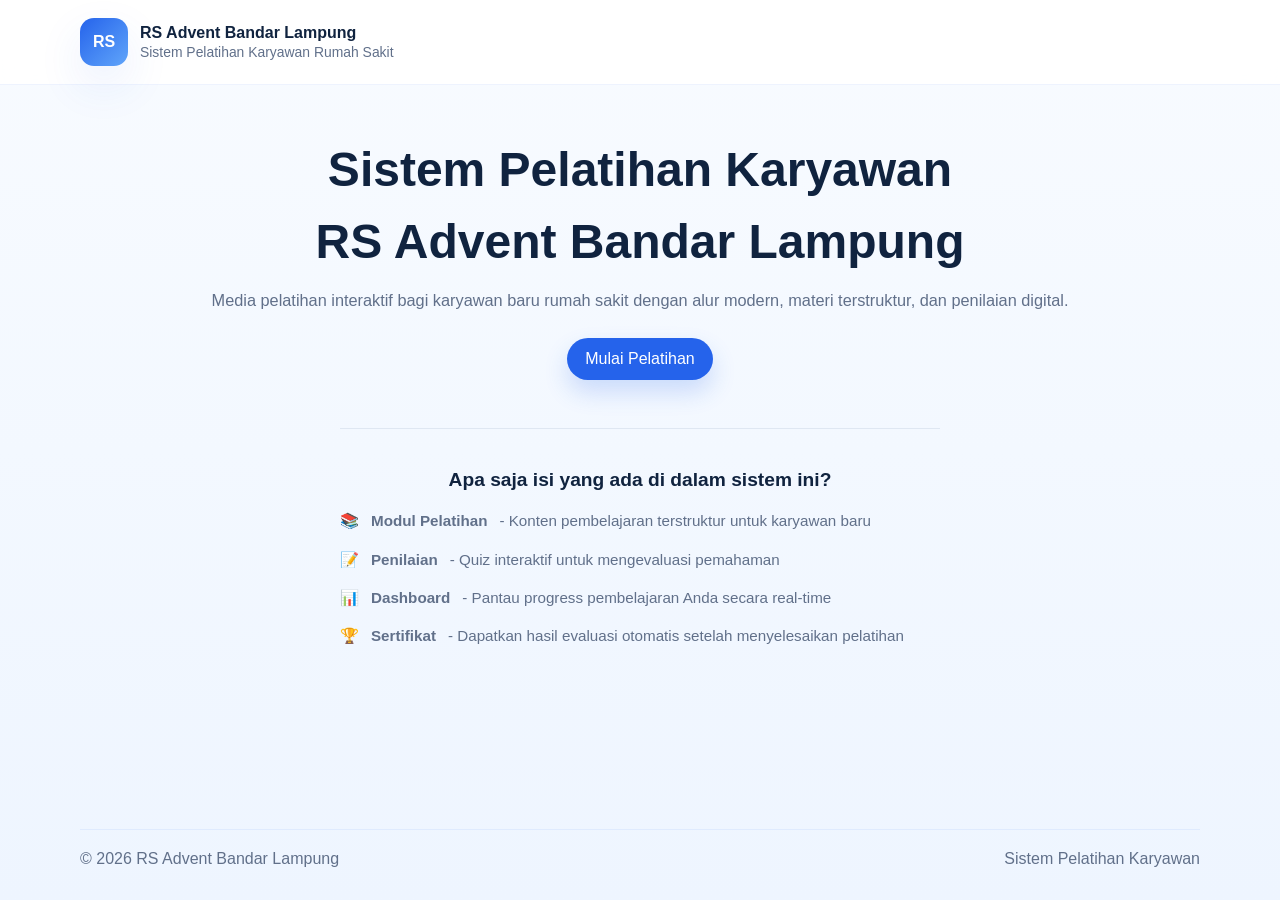
<file: index.html>
<!DOCTYPE html>
<html lang="id">
  <head>
    <meta charset="UTF-8" />
    <meta name="viewport" content="width=device-width, initial-scale=1.0" />
    <title>Sistem Pelatihan Karyawan RS Advent Bandar Lampung</title>
    <link rel="stylesheet" href="css/style.css" />
  </head>
  <body>
    <div class="page-shell">
      <header class="topbar">
        <div class="topbar-inner">
          <a class="brand" href="index.html">
            <div class="brand-mark">RS</div>
            <div class="brand-copy">
              <h1>RS Advent Bandar Lampung</h1>
              <p>Sistem Pelatihan Karyawan Rumah Sakit</p>
            </div>
          </a>
          <div class="nav-links">
          </div>
        </div>
      </header>

      <main>
        <section class="hero">
          <div class="container hero-centered">
            <div class="hero-copy">
              <h2>Sistem Pelatihan Karyawan</h2>
              <h2>RS Advent Bandar Lampung</h2>
              <p>Media pelatihan interaktif bagi karyawan baru rumah sakit dengan alur modern, materi terstruktur, dan penilaian digital.</p>
              <div class="hero-actions">
                <a class="btn btn-primary" href="login.html">Mulai Pelatihan</a>
              </div>
              <div class="hero-description">
                <h3>Apa saja isi yang ada di dalam sistem ini?</h3>
                <ul>
                  <li>📚 <strong>Modul Pelatihan</strong> - Konten pembelajaran terstruktur untuk karyawan baru</li>
                  <li>📝 <strong>Penilaian</strong> - Quiz interaktif untuk mengevaluasi pemahaman</li>
                  <li>📊 <strong>Dashboard</strong> - Pantau progress pembelajaran Anda secara real-time</li>
                  <li>🏆 <strong>Sertifikat</strong> - Dapatkan hasil evaluasi otomatis setelah menyelesaikan pelatihan</li>
                </ul>
              </div>
            </div>
          </div>
        </section>

      </main>

      <footer class="footer">
        <div class="footer-inner">
          <span>© 2026 RS Advent Bandar Lampung</span>
          <span>Sistem Pelatihan Karyawan</span>
        </div>
      </footer>
    </div>
  </body>
</html>
</file>
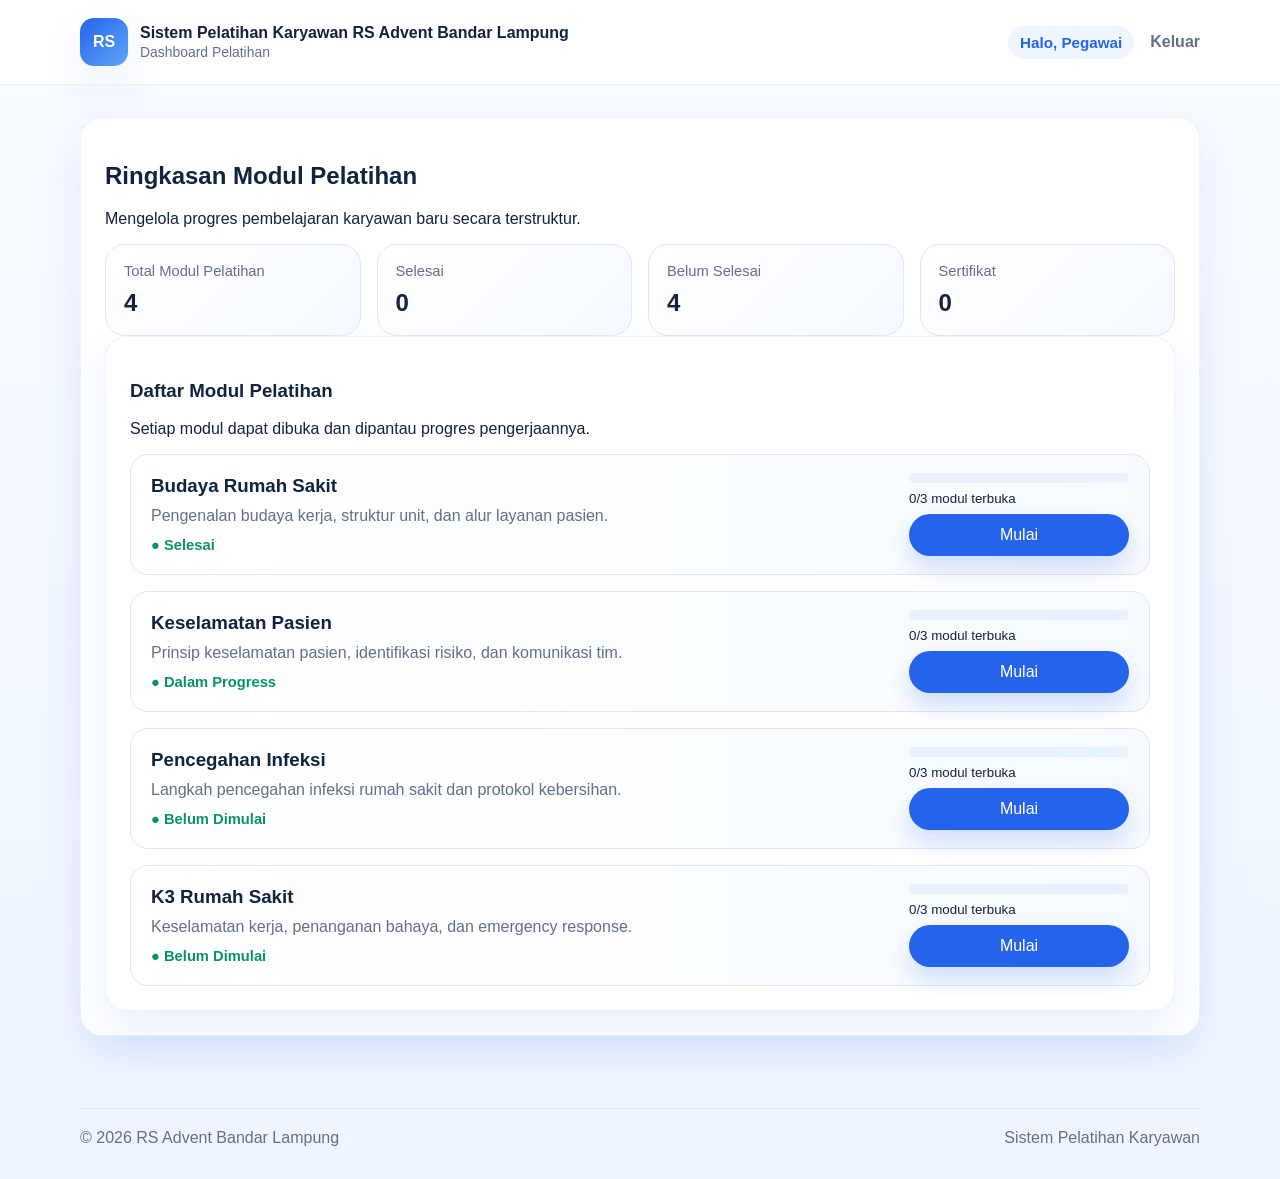
<file: dashboard.html>
<!DOCTYPE html>
<html lang="id">
  <head>
    <meta charset="UTF-8" />
    <meta name="viewport" content="width=device-width, initial-scale=1.0" />
    <title>Dashboard | Sistem Pelatihan Karyawan RS Advent Bandar Lampung</title>
    <link rel="stylesheet" href="css/style.css" />
    <link rel="stylesheet" href="css/dashboard.css" />
  </head>
  <body data-page="dashboard">
    <div class="page-shell">
      <header class="topbar">
        <div class="topbar-inner">
          <a class="brand" href="index.html">
            <div class="brand-mark">RS</div>
            <div class="brand-copy">
              <h1>Sistem Pelatihan Karyawan RS Advent Bandar Lampung</h1>
              <p>Dashboard Pelatihan</p>
            </div>
          </a>
          <div class="nav-links">
            <span class="welcome-badge" data-user-greeting>Halo, Pegawai</span>
            <a class="nav-link" href="index.html">Keluar</a>
          </div>
        </div>
      </header>

      <main class="dashboard-main">
        <div class="container">
          <section class="dashboard-grid">
            <div class="panel-card">
              <div class="dashboard-header">
                <div>
                  <h2>Ringkasan Modul Pelatihan</h2>
                  <p>Mengelola progres pembelajaran karyawan baru secara terstruktur.</p>
                </div>
            </div>

            <div class="stat-grid">
              <div class="stat-card">
                <span class="stat-label">Total Modul Pelatihan</span>
                <div class="stat-value" data-total-training>0</div>
              </div>
              <div class="stat-card">
                <span class="stat-label">Selesai</span>
                <div class="stat-value" data-completed-training>0</div>
              </div>
              <div class="stat-card">
                <span class="stat-label">Belum Selesai</span>
                <div class="stat-value" data-pending-training>0</div>
              </div>
              <div class="stat-card">
                <span class="stat-label">Sertifikat</span>
                <div class="stat-value" data-certificate-count>0</div>
              </div>
            </div>

            <div class="panel-card">
              <div class="dashboard-header">
                <div>
                  <h3>Daftar Modul Pelatihan</h3>
                  <p>Setiap modul dapat dibuka dan dipantau progres pengerjaannya.</p>
                </div>
              </div>
              <div class="training-list" data-training-list></div>
            </div>
          </section>
        </div>
      </main>

      <footer class="footer">
        <div class="footer-inner">
          <span>© 2026 RS Advent Bandar Lampung</span>
          <span>Sistem Pelatihan Karyawan</span>
        </div>
      </footer>
    </div>

    <script src="js/data.js"></script>
    <script src="js/app.js"></script>
  </body>
</html>
</file>
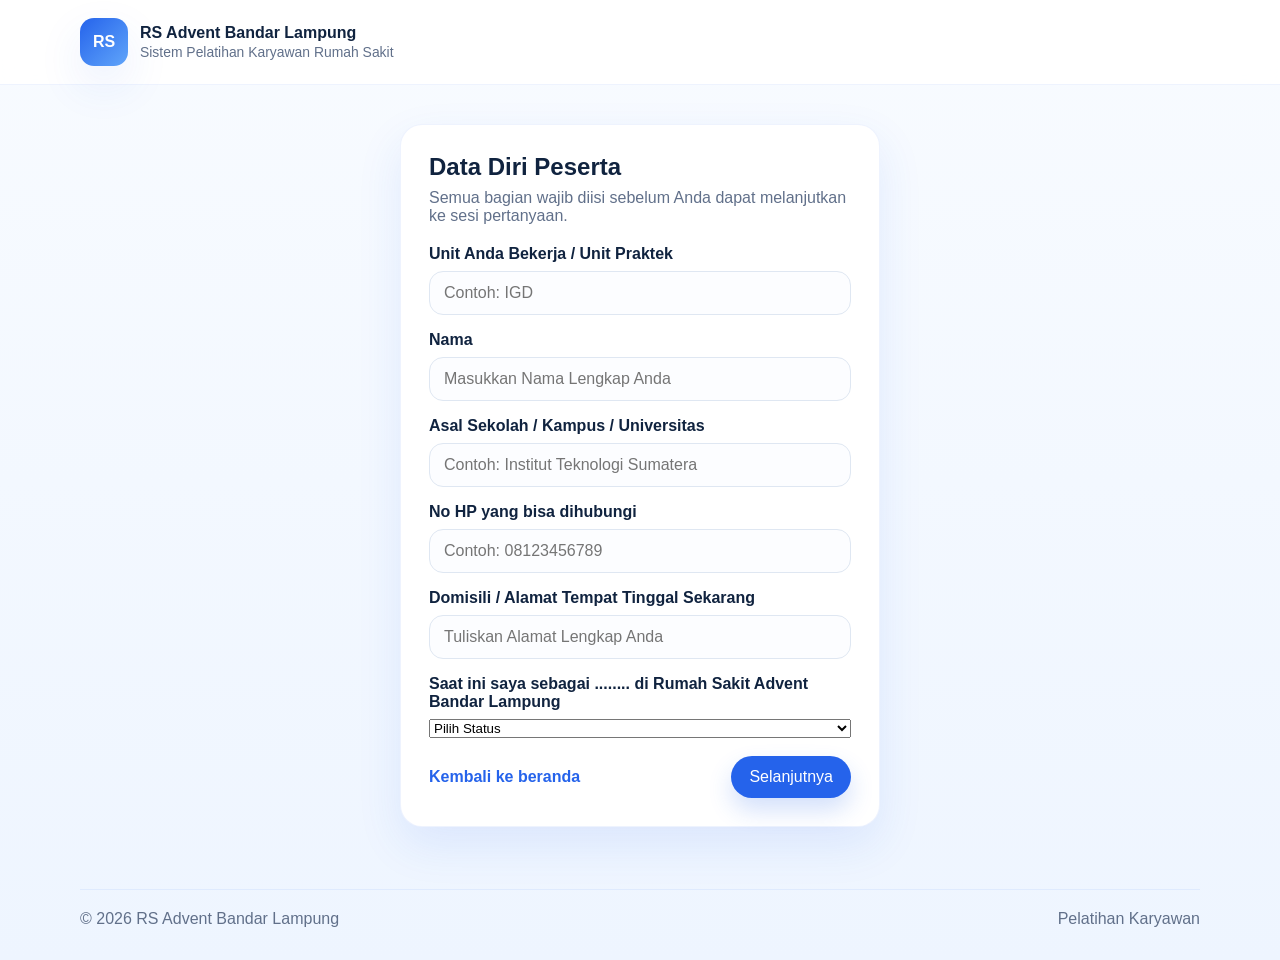
<file: login.html>
<!DOCTYPE html>
<html lang="id">
  <head>
    <meta charset="UTF-8" />
    <meta name="viewport" content="width=device-width, initial-scale=1.0" />
    <title>Login | Sistem Pelatihan Karyawan RS Advent Bandar Lampung</title>
    <link rel="stylesheet" href="css/style.css" />
  </head>
  <body>
    <div class="page-shell">
      <header class="topbar">
        <div class="topbar-inner">
          <a class="brand" href="index.html">
            <div class="brand-mark">RS</div>
            <div class="brand-copy">
              <h1>RS Advent Bandar Lampung</h1>
              <p>Sistem Pelatihan Karyawan Rumah Sakit</p>
            </div>
          </a>
        </div>
      </header>

      <main class="auth-shell">
        <section class="auth-card">
          <h2>Data Diri Peserta</h2>
          <p>Semua bagian wajib diisi sebelum Anda dapat melanjutkan ke sesi pertanyaan.</p>
          <form data-login-form>
            <div class="form-group">
              <label for="unit">Unit Anda Bekerja / Unit Praktek</label>
              <input id="unit" name="unit" type="text" placeholder="Contoh: IGD" required />
            </div>
            <div class="form-group">
              <label for="name">Nama</label>
              <input id="name" name="name" type="text" placeholder="Masukkan Nama Lengkap Anda" required />
            </div>
            <div class="form-group">
              <label for="school">Asal Sekolah / Kampus / Universitas</label>
              <input id="school" name="school" type="text" placeholder="Contoh: Institut Teknologi Sumatera" required />
            </div>
            <div class="form-group">
              <label for="phone">No HP yang bisa dihubungi</label>
              <input id="phone" name="phone" type="tel" placeholder="Contoh: 08123456789" required />
            </div>
            <div class="form-group">
              <label for="address">Domisili / Alamat Tempat Tinggal Sekarang</label>
              <input id="address" name="address" placeholder="Tuliskan Alamat Lengkap Anda" required />
            </div>
            <div class="form-group">
              <label for="position">Saat ini saya sebagai ........ di Rumah Sakit Advent Bandar Lampung</label>
              <select id="position" name="position" required>
                <option value="">Pilih Status</option>
                <option value="mahasiswa-pkl">Mahasiswa PKL</option>
                <option value="calon-karyawan">Calon Karyawan</option>
                <option value="dokter-internship">Dokter Internship</option>
                <option value="trainee">Trainee (Magang)</option>
                <option value="mahasiswa-internship">Mahasiswa Internship</option>
              </select>
            </div>
            <div class="form-actions">
              <a class="muted-link" href="index.html">Kembali ke beranda</a>
              <button class="btn btn-primary" type="submit">Selanjutnya</button>
            </div>
          </form>
        </section>
      </main>

      <footer class="footer">
        <div class="footer-inner">
          <span>© 2026 RS Advent Bandar Lampung</span>
          <span>Pelatihan Karyawan</span>
        </div>
      </footer>
    </div>

    <script src="js/data.js"></script>
    <script src="js/app.js"></script>
  </body>
</html>
</file>
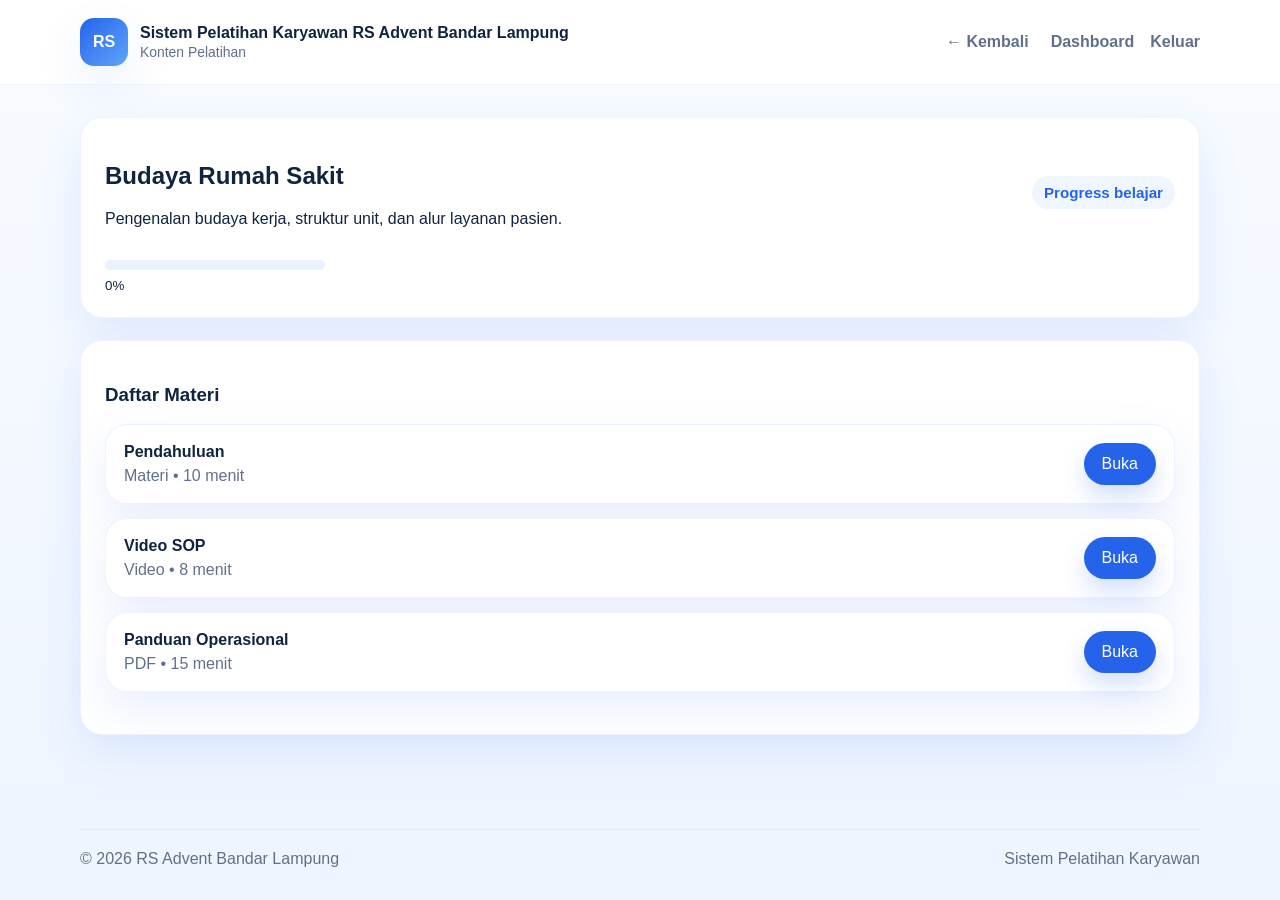
<file: materi.html>
<!DOCTYPE html>
<html lang="id">
  <head>
    <meta charset="UTF-8" />
    <meta name="viewport" content="width=device-width, initial-scale=1.0" />
    <title>Materi | Sistem Pelatihan Karyawan</title>
    <link rel="stylesheet" href="css/style.css" />
    <link rel="stylesheet" href="css/dashboard.css" />
  </head>
  <body data-page="materi">
    <div class="page-shell">
      <header class="topbar">
        <div class="topbar-inner">
          <a class="brand" href="index.html">
            <div class="brand-mark">RS</div>
            <div class="brand-copy">
              <h1>Sistem Pelatihan Karyawan RS Advent Bandar Lampung</h1>
              <p>Konten Pelatihan</p>
            </div>
          </a>
          <div class="nav-links">
            <button class="nav-link" id="back-btn" onclick="history.back()" style="background: none; border: none; cursor: pointer; font-weight: 600;">← Kembali</button>
            <a class="nav-link" href="dashboard.html">Dashboard</a>
            <a class="nav-link" href="index.html">Keluar</a>
          </div>
        </div>
      </header>

      <main class="dashboard-main">
        <div class="container">
          <section class="dashboard-grid">
            <div class="panel-card">
              <div class="dashboard-header">
                <div>
                  <h2 data-training-title>Judul Pelatihan</h2>
                  <p data-training-description>Deskripsi pelatihan</p>
                </div>
                <div class="welcome-badge">Progress belajar</div>
              </div>
              <div class="progress-block" style="margin-top: 16px;">
                <div class="progress-bar"><div class="progress-fill" data-progress-fill></div></div>
                <small data-progress-text>0%</small>
              </div>
            </div>

            <div class="panel-card">
              <h3>Daftar Materi</h3>
              <div class="module-list" data-module-list></div>
              <div class="quiz-cta">
                <a class="btn btn-primary" href="quiz.html" data-quiz-button style="display:none;">Mulai Quiz</a>
              </div>
            </div>
          </section>
        </div>
      </main>

      <footer class="footer">
        <div class="footer-inner">
          <span>© 2026 RS Advent Bandar Lampung</span>
          <span>Sistem Pelatihan Karyawan</span>
        </div>
      </footer>
    </div>

    <script src="js/data.js"></script>
    <script src="js/app.js"></script>
  </body>
</html>
</file>
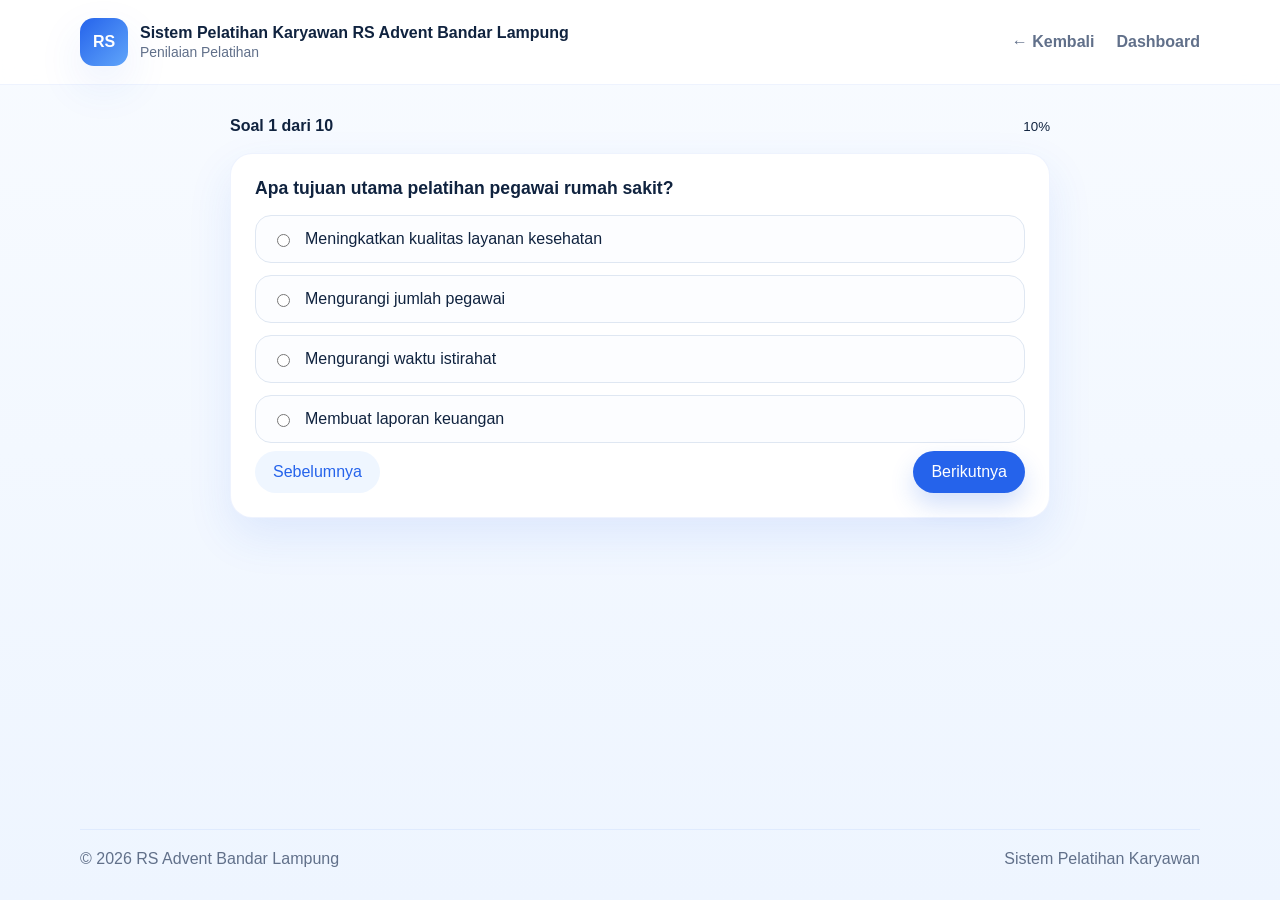
<file: quiz.html>
<!DOCTYPE html>
<html lang="id">
  <head>
    <meta charset="UTF-8" />
    <meta name="viewport" content="width=device-width, initial-scale=1.0" />
    <title>Penilaian | Sistem Pelatihan Karyawan RS Advent Bandar Lampung</title>
    <link rel="stylesheet" href="css/style.css" />
    <link rel="stylesheet" href="css/quiz.css" />
  </head>
  <body>
    <div class="page-shell">
      <header class="topbar">
        <div class="topbar-inner">
          <a class="brand" href="index.html">
            <div class="brand-mark">RS</div>
            <div class="brand-copy">
              <h1>Sistem Pelatihan Karyawan RS Advent Bandar Lampung</h1>
              <p>Penilaian Pelatihan</p>
            </div>
          </a>
          <div class="nav-links">
            <button class="nav-link" id="back-btn" onclick="history.back()" style="background: none; border: none; cursor: pointer; font-weight: 600;">← Kembali</button>
            <a class="nav-link" href="dashboard.html">Dashboard</a>
          </div>
        </div>
      </header>

      <main class="quiz-layout">
        <div class="quiz-shell">
          <div class="quiz-header">
            <strong id="question-counter">Soal 1 dari 10</strong>
            <div class="progress-block">
              <div class="progress-bar"><div class="progress-fill" id="quiz-progress-fill"></div></div>
              <small id="quiz-progress-text">0%</small>
            </div>
          </div>

          <section class="question-card">
            <div id="question-content"></div>
            <div class="quiz-actions">
              <button class="btn btn-secondary" id="prev-btn">Sebelumnya</button>
              <button class="btn btn-primary" id="next-btn">Berikutnya</button>
            </div>
          </section>
        </div>
      </main>

      <footer class="footer">
        <div class="footer-inner">
          <span>© 2026 RS Advent Bandar Lampung</span>
          <span>Sistem Pelatihan Karyawan</span>
        </div>
      </footer>
    </div>

    <script src="js/data.js"></script>
    <script src="js/quiz.js"></script>
  </body>
</html>
</file>
<file: css/style.css>
:root {
  --primary: #2563eb;
  --primary-dark: #1d4ed8;
  --primary-soft: #eff6ff;
  --surface: #ffffff;
  --surface-alt: #f5f7fa;
  --text: #10233f;
  --muted: #61708a;
  --border: #dfe7f2;
  --success: #099268;
  --danger: #e03131;
  --shadow: 0 18px 45px rgba(37, 99, 235, 0.10);
}

* {
  box-sizing: border-box;
}

html {
  scroll-behavior: smooth;
}

body {
  margin: 0;
  font-family: 'Segoe UI', Tahoma, Geneva, Verdana, sans-serif;
  color: var(--text);
  background: linear-gradient(180deg, #f8fbff 0%, #eef5ff 100%);
}

a {
  color: inherit;
  text-decoration: none;
}

button,
input {
  font: inherit;
}

img {
  max-width: 100%;
  display: block;
}

.page-shell {
  min-height: 100vh;
  display: flex;
  flex-direction: column;
}

.topbar {
  padding: 18px 24px;
  background: rgba(255, 255, 255, 0.9);
  backdrop-filter: blur(14px);
  border-bottom: 1px solid rgba(37, 99, 235, 0.08);
}

.topbar-inner,
.container,
.footer-inner {
  width: min(1120px, calc(100% - 32px));
  margin: 0 auto;
}

.topbar-inner {
  display: flex;
  justify-content: space-between;
  align-items: center;
  gap: 16px;
}

.brand {
  display: flex;
  align-items: center;
  gap: 12px;
}

.brand-mark {
  width: 48px;
  height: 48px;
  border-radius: 14px;
  display: grid;
  place-items: center;
  background: linear-gradient(135deg, var(--primary), #60a5fa);
  color: white;
  font-weight: 700;
  box-shadow: var(--shadow);
}

.brand-copy h1 {
  margin: 0;
  font-size: 1rem;
}

.brand-copy p {
  margin: 2px 0 0;
  font-size: 0.87rem;
  color: var(--muted);
}

.nav-links {
  display: flex;
  align-items: center;
  gap: 16px;
}

.nav-link {
  color: var(--muted);
  font-weight: 600;
}

.nav-link:hover {
  color: var(--primary);
}

.btn {
  display: inline-flex;
  align-items: center;
  justify-content: center;
  padding: 12px 18px;
  border-radius: 999px;
  border: none;
  cursor: pointer;
  transition: transform 0.2s ease, box-shadow 0.2s ease, background 0.2s ease;
}

.btn:hover {
  transform: translateY(-1px);
}

.btn-primary {
  background: var(--primary);
  color: white;
  box-shadow: 0 12px 24px rgba(37, 99, 235, 0.2);
}

.btn-primary:hover {
  background: var(--primary-dark);
}

.btn-secondary {
  background: var(--primary-soft);
  color: var(--primary);
}

.hero {
  padding: 56px 0 40px;
}

.hero-grid {
  display: grid;
  grid-template-columns: 1.1fr 0.9fr;
  gap: 32px;
  align-items: center;
}

.hero-centered {
  display: flex;
  justify-content: center;
  align-items: center;
}

.hero-copy h2 {
  font-size: clamp(2rem, 4vw, 3rem);
  margin: 0 0 14px;
  line-height: 1.2;
  text-align: center;
}

.hero-copy p {
  color: var(--muted);
  font-size: 1.02rem;
  line-height: 1.7;
  margin-bottom: 24px;
  text-align: center;
}

.hero-actions {
  display: flex;
  gap: 12px;
  flex-wrap: wrap;
  justify-content: center;
  margin-bottom: 40px;
}

.hero-description {
  margin-top: 48px;
  padding-top: 40px;
  border-top: 1px solid var(--border);
  max-width: 600px;
  margin-left: auto;
  margin-right: auto;
}

.hero-description h3 {
  margin: 0 0 18px;
  font-size: 1.2rem;
  text-align: center;
}

.hero-description ul {
  list-style: none;
  padding: 0;
  margin: 0;
  display: grid;
  gap: 14px;
}

.hero-description li {
  display: flex;
  gap: 12px;
  align-items: flex-start;
  color: var(--muted);
  line-height: 1.6;
  font-size: 0.95rem;
}

.hero-card {
  background: var(--surface);
  border-radius: 24px;
  box-shadow: var(--shadow);
  padding: 24px;
  border: 1px solid rgba(37, 99, 235, 0.08);
}

.hero-card ul {
  list-style: none;
  padding: 0;
  margin: 16px 0 0;
  display: grid;
  gap: 12px;
}

.hero-card li {
  display: flex;
  gap: 10px;
  align-items: center;
  color: var(--muted);
}

.section {
  padding: 28px 0 48px;
}

.section-title {
  text-align: center;
  margin-bottom: 24px;
}

.section-title h3 {
  margin: 0 0 8px;
  font-size: 1.5rem;
}

.section-title p {
  margin: 0;
  color: var(--muted);
}

.feature-grid {
  display: grid;
  grid-template-columns: repeat(4, minmax(0, 1fr));
  gap: 18px;
}

.feature-card,
.auth-card,
.panel-card,
.module-card,
.question-card,
.result-card {
  background: var(--surface);
  border-radius: 22px;
  box-shadow: var(--shadow);
  border: 1px solid rgba(37, 99, 235, 0.08);
}

.feature-card {
  padding: 22px;
}

.feature-icon {
  width: 44px;
  height: 44px;
  border-radius: 14px;
  display: grid;
  place-items: center;
  background: var(--primary-soft);
  color: var(--primary);
  font-size: 1.2rem;
  margin-bottom: 12px;
}

.feature-card h4 {
  margin: 0 0 8px;
}

.feature-card p {
  margin: 0;
  color: var(--muted);
  line-height: 1.6;
}

.auth-shell {
  min-height: calc(100vh - 120px);
  display: grid;
  place-items: center;
  padding: 32px 0;
}

.auth-card {
  width: min(480px, calc(100% - 24px));
  padding: 28px;
}

.auth-card h2 {
  margin: 0 0 8px;
}

.auth-card p {
  margin: 0 0 20px;
  color: var(--muted);
}

.form-group {
  display: grid;
  gap: 8px;
  margin-bottom: 16px;
}

.form-group label {
  font-weight: 600;
}

.form-group input {
  width: 100%;
  padding: 12px 14px;
  border: 1px solid var(--border);
  border-radius: 14px;
  background: #fcfdff;
}

.form-group input:focus {
  outline: none;
  border-color: var(--primary);
  box-shadow: 0 0 0 4px rgba(37, 99, 235, 0.1);
}

.form-actions {
  display: flex;
  justify-content: space-between;
  gap: 10px;
  align-items: center;
  margin-top: 18px;
}

.muted-link {
  color: var(--primary);
  font-weight: 600;
}

.footer {
  margin-top: auto;
  padding: 24px 0 32px;
  color: var(--muted);
}

.footer-inner {
  display: flex;
  justify-content: space-between;
  gap: 12px;
  align-items: center;
  border-top: 1px solid rgba(37, 99, 235, 0.08);
  padding-top: 20px;
}

@media (max-width: 900px) {
  .hero-grid {
    grid-template-columns: 1fr;
  }

  .feature-grid {
    grid-template-columns: repeat(2, minmax(0, 1fr));
  }
}

@media (max-width: 640px) {
  .topbar-inner,
  .footer-inner,
  .form-actions {
    flex-direction: column;
    align-items: flex-start;
  }

  .nav-links {
    width: 100%;
    justify-content: space-between;
  }

  .feature-grid {
    grid-template-columns: 1fr;
  }

  .hero {
    padding-top: 32px;
  }
}
</file>
<file: css/dashboard.css>
.dashboard-main {
  padding: 32px 0 48px;
}

.dashboard-grid {
  display: grid;
  gap: 22px;
}

.panel-card {
  padding: 24px;
}

.dashboard-header {
  display: flex;
  justify-content: space-between;
  align-items: center;
  gap: 12px;
}

.welcome-badge {
  display: inline-flex;
  align-items: center;
  gap: 8px;
  background: var(--primary-soft);
  color: var(--primary);
  padding: 8px 12px;
  border-radius: 999px;
  font-weight: 600;
  font-size: 0.95rem;
}

.stat-grid {
  display: grid;
  grid-template-columns: repeat(4, minmax(0, 1fr));
  gap: 16px;
}

.stat-card {
  background: linear-gradient(135deg, #ffffff 0%, #f5f9ff 100%);
  border-radius: 20px;
  padding: 18px;
  border: 1px solid var(--border);
}

.stat-label {
  display: block;
  color: var(--muted);
  font-size: 0.92rem;
  margin-bottom: 10px;
}

.stat-value {
  font-size: 1.5rem;
  font-weight: 700;
}

.training-list {
  display: grid;
  gap: 16px;
}

.training-card {
  display: flex;
  justify-content: space-between;
  align-items: center;
  gap: 16px;
  padding: 18px 20px;
  border-radius: 18px;
  background: linear-gradient(90deg, #ffffff 0%, #f7fbff 100%);
  border: 1px solid var(--border);
}

.training-meta h3 {
  margin: 0 0 6px;
}

.training-meta p {
  margin: 0;
  color: var(--muted);
  line-height: 1.6;
}

.training-status {
  display: inline-flex;
  align-items: center;
  gap: 6px;
  font-size: 0.92rem;
  color: var(--success);
  font-weight: 600;
  margin-top: 8px;
}

.module-list {
  display: grid;
  gap: 14px;
}

.module-card {
  padding: 18px;
  display: flex;
  justify-content: space-between;
  align-items: center;
  gap: 12px;
}

.module-card .meta h4 {
  margin: 0 0 6px;
}

.module-card .meta p {
  margin: 0;
  color: var(--muted);
}

.progress-block {
  display: grid;
  gap: 8px;
}

.progress-bar {
  width: 220px;
  height: 10px;
  background: #eaf2ff;
  border-radius: 999px;
  overflow: hidden;
}

.progress-fill {
  height: 100%;
  width: 0%;
  background: linear-gradient(90deg, var(--primary), #60a5fa);
  border-radius: 999px;
  transition: width 0.25s ease;
}

.quiz-cta {
  margin-top: 18px;
}

@media (max-width: 760px) {
  .stat-grid {
    grid-template-columns: repeat(2, minmax(0, 1fr));
  }

  .dashboard-header,
  .training-card,
  .module-card {
    flex-direction: column;
    align-items: flex-start;
  }

  .progress-bar {
    width: 100%;
  }
}
</file>
<file: css/quiz.css>
.quiz-layout {
  padding: 32px 0 48px;
}

.quiz-shell {
  width: min(820px, calc(100% - 24px));
  margin: 0 auto;
  display: grid;
  gap: 18px;
}

.quiz-header {
  display: flex;
  justify-content: space-between;
  align-items: center;
  gap: 12px;
  flex-wrap: wrap;
}

.question-card {
  padding: 24px;
}

.question-title {
  font-size: 1.1rem;
  margin: 0 0 16px;
}

.option-list {
  display: grid;
  gap: 12px;
}

.option-item {
  display: flex;
  align-items: center;
  gap: 12px;
  padding: 14px 16px;
  border-radius: 16px;
  border: 1px solid var(--border);
  background: #fcfdff;
  cursor: pointer;
  transition: transform 0.2s ease, border-color 0.2s ease, background 0.2s ease;
}

.option-item:hover {
  transform: translateY(-1px);
  border-color: var(--primary);
  background: var(--primary-soft);
}

.option-item input {
  accent-color: var(--primary);
}

.quiz-actions {
  display: flex;
  justify-content: space-between;
  gap: 12px;
  margin-top: 8px;
}

.result-card {
  padding: 28px;
}

.result-icon {
  width: 64px;
  height: 64px;
  border-radius: 18px;
  display: grid;
  place-items: center;
  font-size: 1.7rem;
  color: white;
  margin-bottom: 16px;
}

.result-icon.pass {
  background: var(--success);
}

.result-icon.fail {
  background: var(--danger);
}

.result-grid {
  display: grid;
  gap: 12px;
  margin: 20px 0 24px;
}

.result-row {
  display: flex;
  justify-content: space-between;
  padding: 12px 14px;
  border-radius: 14px;
  background: var(--surface-alt);
}

.status-pill {
  padding: 8px 12px;
  border-radius: 999px;
  font-weight: 700;
  display: inline-flex;
  align-items: center;
  gap: 6px;
}

.status-pill.pass {
  background: rgba(9, 146, 104, 0.12);
  color: var(--success);
}

.status-pill.fail {
  background: rgba(224, 49, 49, 0.12);
  color: var(--danger);
}

@media (max-width: 640px) {
  .quiz-actions {
    flex-direction: column-reverse;
  }

  .quiz-actions .btn {
    width: 100%;
  }
}
</file>
